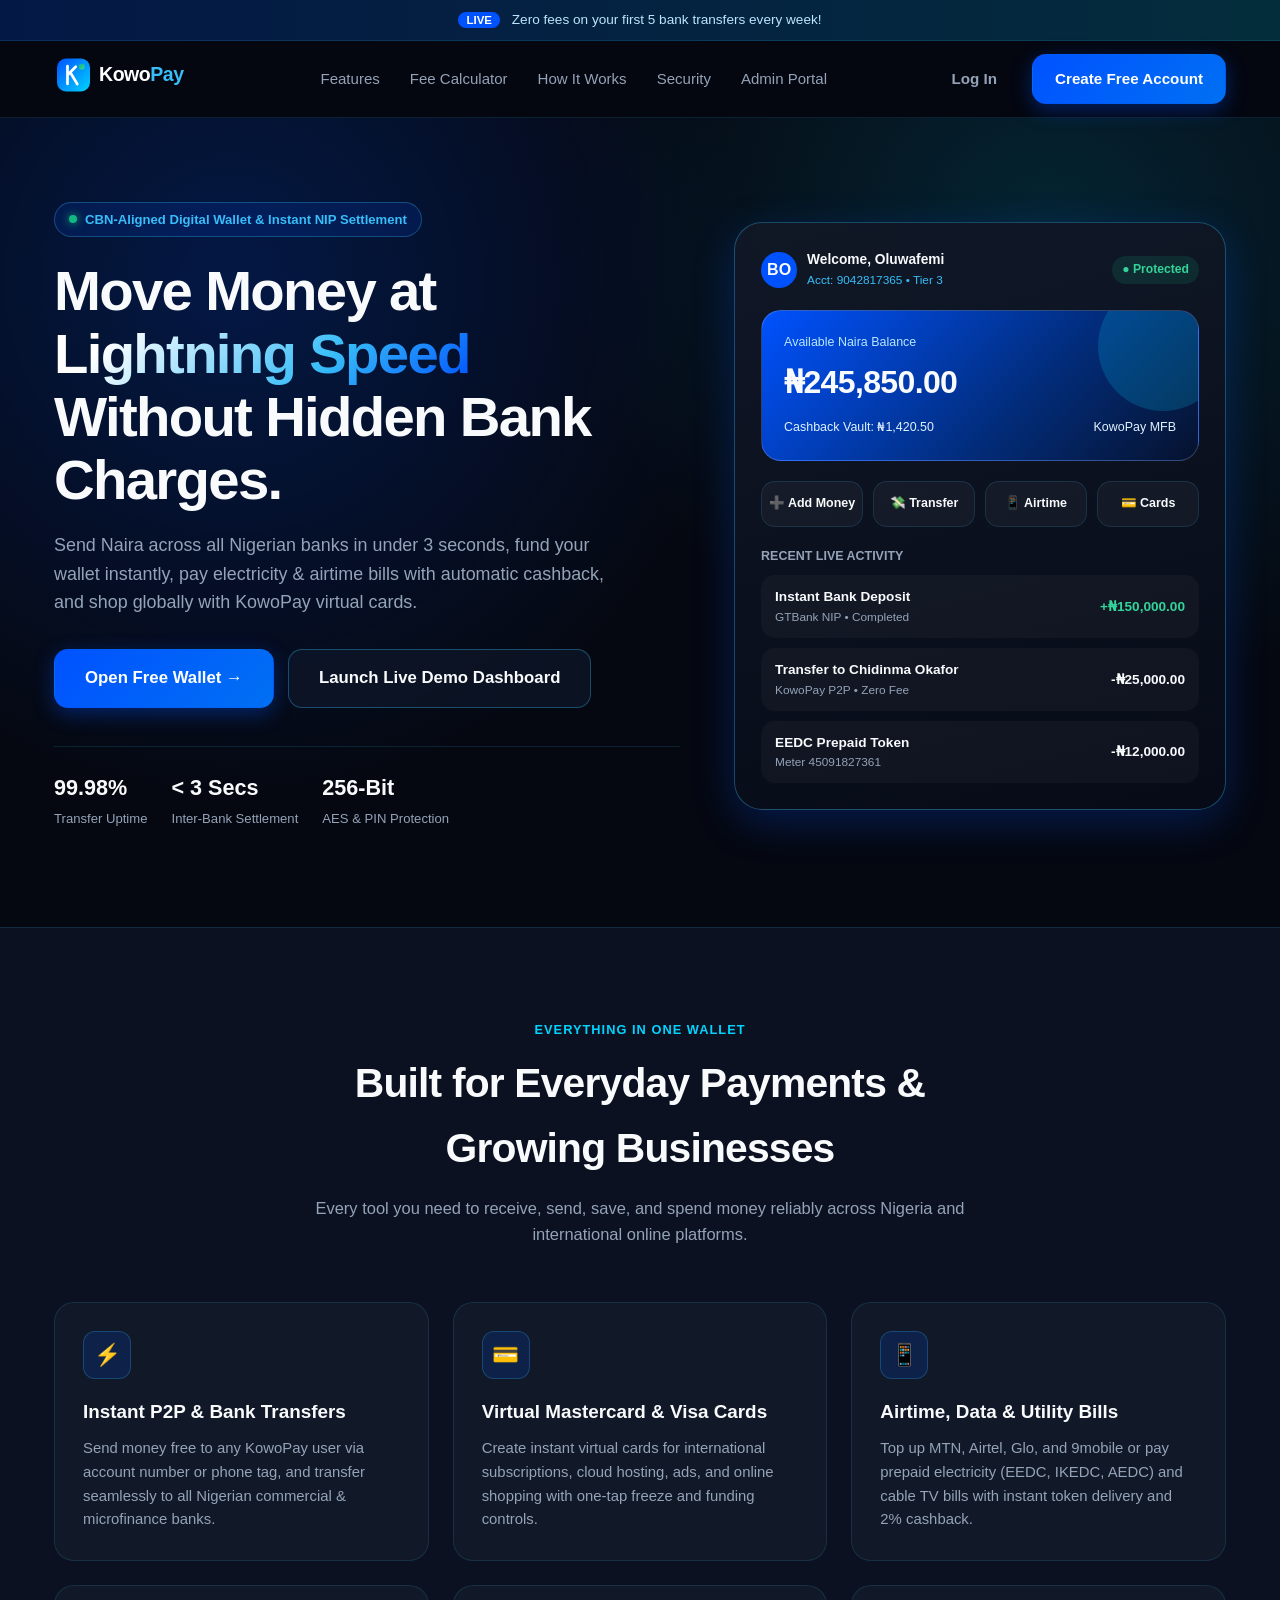
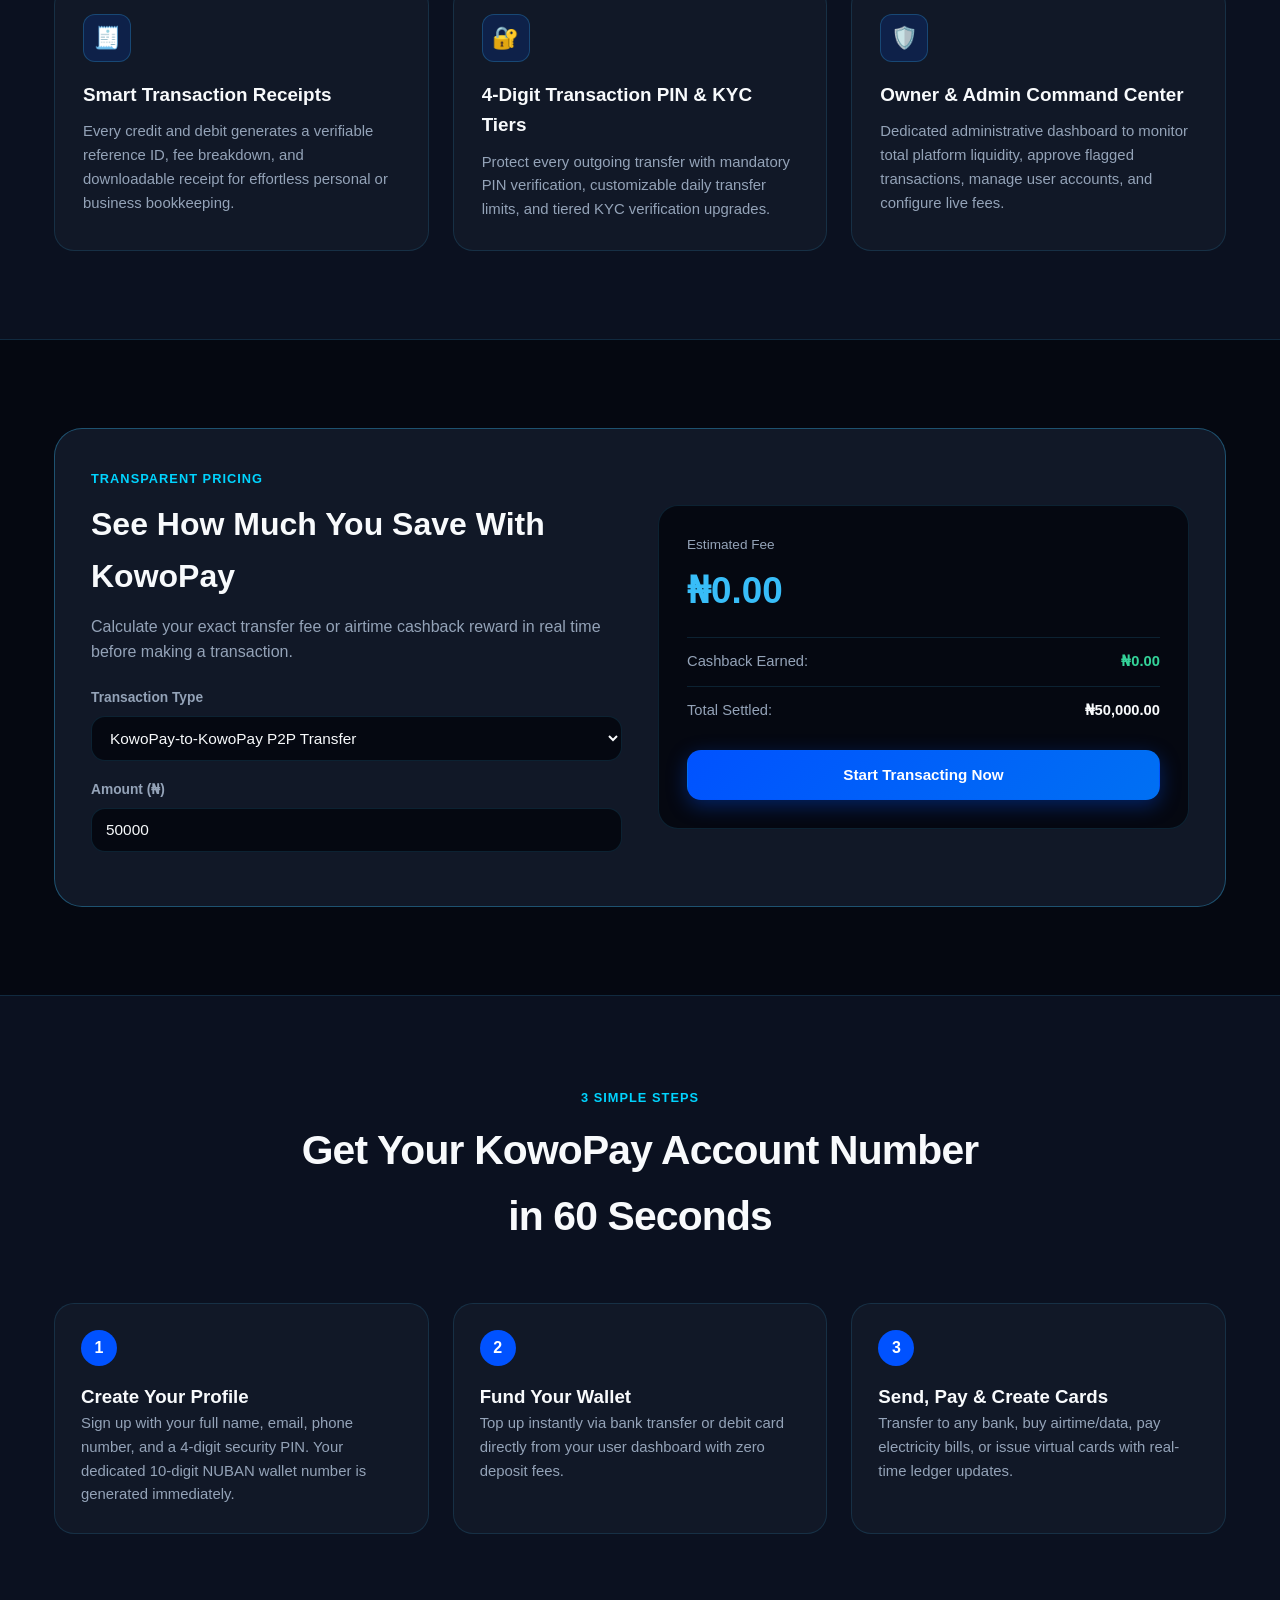
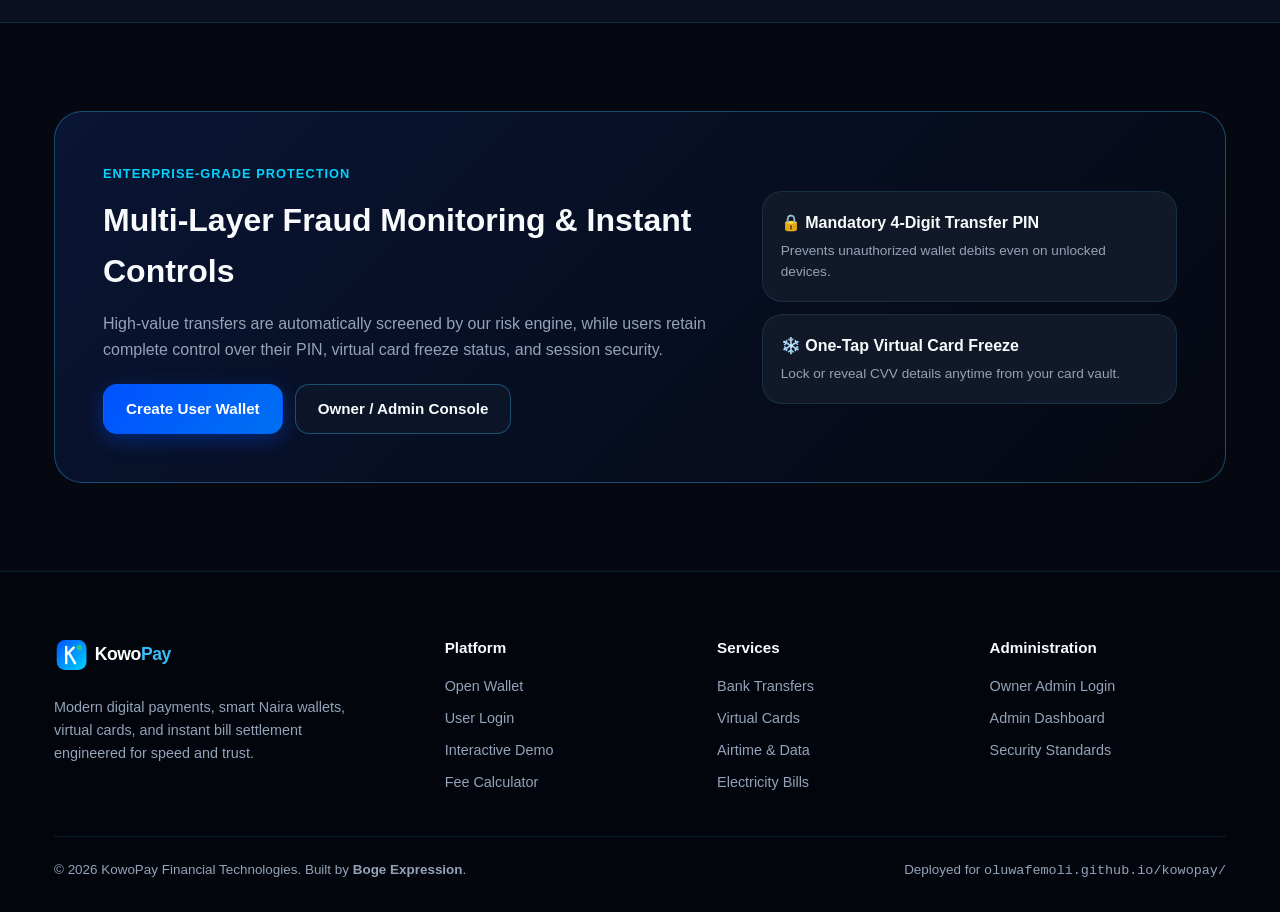
<file: index.html>
<!DOCTYPE html>
<html lang="en">
<head>
  <meta charset="UTF-8" />
  <meta name="viewport" content="width=device-width, initial-scale=1.0" />
  <title>KowoPay — Instant Transfers, Smart Wallets & Virtual Cards</title>
  <link rel="stylesheet" href="styles.css" />
</head>
<body>
  <!-- Live Announcement Banner -->
  <div class="top-ribbon">
    <span class="badge">Live</span>
    <span id="live-announcement">Zero fees on your first 5 bank transfers every week!</span>
  </div>

  <!-- Navigation -->
  <header class="navbar">
    <div class="container nav-inner">
      <a href="index.html" aria-label="KowoPay Home">
        <img src="assets/kowopay-logo.svg" alt="KowoPay Logo" height="42" />
      </a>

      <nav class="nav-links" id="mainNav">
        <a href="#features">Features</a>
        <a href="#calculator">Fee Calculator</a>
        <a href="#how-it-works">How It Works</a>
        <a href="#security">Security</a>
        <a href="owner-admin/login.html">Admin Portal</a>
      </nav>

      <div class="nav-actions">
        <a href="login.html" class="btn btn-ghost">Log In</a>
        <a href="signup.html" class="btn btn-primary">Create Free Account</a>
      </div>

      <button class="mobile-menu-btn" onclick="document.getElementById('mainNav').classList.toggle('mobile-open')">☰ Menu</button>
    </div>
  </header>

  <!-- Hero Section -->
  <section class="hero">
    <div class="container hero-grid">
      <div>
        <div class="hero-pill">
          <span class="dot"></span>
          <span>CBN-Aligned Digital Wallet & Instant NIP Settlement</span>
        </div>
        <h1>
          Move Money at <span class="gradient-text">Lightning Speed</span> Without Hidden Bank Charges.
        </h1>
        <p class="lead">
          Send Naira across all Nigerian banks in under 3 seconds, fund your wallet instantly, pay electricity & airtime bills with automatic cashback, and shop globally with KowoPay virtual cards.
        </p>
        <div class="hero-cta-group">
          <a href="signup.html" class="btn btn-primary btn-lg">Open Free Wallet →</a>
          <a href="login.html?demo=1" class="btn btn-outline btn-lg">Launch Live Demo Dashboard</a>
        </div>

        <div class="hero-trust-row">
          <div class="trust-item">
            <strong>99.98%</strong>
            <span>Transfer Uptime</span>
          </div>
          <div class="trust-item">
            <strong>&lt; 3 Secs</strong>
            <span>Inter-Bank Settlement</span>
          </div>
          <div class="trust-item">
            <strong>256-Bit</strong>
            <span>AES & PIN Protection</span>
          </div>
        </div>
      </div>

      <!-- Interactive App Preview Card -->
      <div class="hero-mockup">
        <div class="mockup-header">
          <div style="display:flex;align-items:center;gap:10px;">
            <div style="width:36px;height:36px;border-radius:50%;background:#0052FF;display:flex;align-items:center;justify-content:center;font-weight:700;">BO</div>
            <div>
              <div style="font-size:0.86rem;font-weight:700;">Welcome, Oluwafemi</div>
              <div style="font-size:0.74rem;color:#38BDF8;">Acct: 9042817365 • Tier 3</div>
            </div>
          </div>
          <span class="status-badge status-active">● Protected</span>
        </div>

        <div class="mockup-wallet-card">
          <div style="font-size:0.78rem;color:#BAE6FD;margin-bottom:4px;">Available Naira Balance</div>
          <div style="font-size:2rem;font-weight:800;letter-spacing:-0.02em;margin-bottom:10px;">₦245,850.00</div>
          <div style="display:flex;justify-content:space-between;font-size:0.78rem;color:#E0F2FE;">
            <span>Cashback Vault: ₦1,420.50</span>
            <span>KowoPay MFB</span>
          </div>
        </div>

        <div class="mockup-actions">
          <a href="login.html?demo=1" class="mockup-action-pill">➕ Add Money</a>
          <a href="login.html?demo=1" class="mockup-action-pill">💸 Transfer</a>
          <a href="login.html?demo=1" class="mockup-action-pill">📱 Airtime</a>
          <a href="login.html?demo=1" class="mockup-action-pill">💳 Cards</a>
        </div>

        <div style="font-size:0.78rem;font-weight:700;color:#94A3B8;margin-bottom:8px;text-transform:uppercase;">Recent Live Activity</div>
        <div class="mockup-tx-list">
          <div class="mockup-tx-item">
            <div>
              <div style="font-weight:600;">Instant Bank Deposit</div>
              <div style="font-size:0.74rem;color:#94A3B8;">GTBank NIP • Completed</div>
            </div>
            <div style="color:#34D399;font-weight:700;">+₦150,000.00</div>
          </div>
          <div class="mockup-tx-item">
            <div>
              <div style="font-weight:600;">Transfer to Chidinma Okafor</div>
              <div style="font-size:0.74rem;color:#94A3B8;">KowoPay P2P • Zero Fee</div>
            </div>
            <div style="color:#F8FAFC;font-weight:700;">-₦25,000.00</div>
          </div>
          <div class="mockup-tx-item">
            <div>
              <div style="font-weight:600;">EEDC Prepaid Token</div>
              <div style="font-size:0.74rem;color:#94A3B8;">Meter 45091827361</div>
            </div>
            <div style="color:#F8FAFC;font-weight:700;">-₦12,000.00</div>
          </div>
        </div>
      </div>
    </div>
  </section>

  <!-- Core Features -->
  <section class="section section-alt" id="features">
    <div class="container">
      <div class="section-header">
        <span class="section-tag">Everything In One Wallet</span>
        <h2>Built for Everyday Payments & Growing Businesses</h2>
        <p>Every tool you need to receive, send, save, and spend money reliably across Nigeria and international online platforms.</p>
      </div>

      <div class="features-grid">
        <div class="feature-card">
          <div class="feature-icon">⚡</div>
          <h3>Instant P2P & Bank Transfers</h3>
          <p>Send money free to any KowoPay user via account number or phone tag, and transfer seamlessly to all Nigerian commercial & microfinance banks.</p>
        </div>
        <div class="feature-card">
          <div class="feature-icon">💳</div>
          <h3>Virtual Mastercard & Visa Cards</h3>
          <p>Create instant virtual cards for international subscriptions, cloud hosting, ads, and online shopping with one-tap freeze and funding controls.</p>
        </div>
        <div class="feature-card">
          <div class="feature-icon">📱</div>
          <h3>Airtime, Data & Utility Bills</h3>
          <p>Top up MTN, Airtel, Glo, and 9mobile or pay prepaid electricity (EEDC, IKEDC, AEDC) and cable TV bills with instant token delivery and 2% cashback.</p>
        </div>
        <div class="feature-card">
          <div class="feature-icon">🧾</div>
          <h3>Smart Transaction Receipts</h3>
          <p>Every credit and debit generates a verifiable reference ID, fee breakdown, and downloadable receipt for effortless personal or business bookkeeping.</p>
        </div>
        <div class="feature-card">
          <div class="feature-icon">🔐</div>
          <h3>4-Digit Transaction PIN & KYC Tiers</h3>
          <p>Protect every outgoing transfer with mandatory PIN verification, customizable daily transfer limits, and tiered KYC verification upgrades.</p>
        </div>
        <div class="feature-card">
          <div class="feature-icon">🛡️</div>
          <h3>Owner & Admin Command Center</h3>
          <p>Dedicated administrative dashboard to monitor total platform liquidity, approve flagged transactions, manage user accounts, and configure live fees.</p>
        </div>
      </div>
    </div>
  </section>

  <!-- Interactive Transfer Fee & Cashback Calculator -->
  <section class="section" id="calculator">
    <div class="container">
      <div class="calc-box">
        <div>
          <span class="section-tag">Transparent Pricing</span>
          <h2 style="font-size:2rem;margin-bottom:12px;">See How Much You Save With KowoPay</h2>
          <p style="color:var(--text-secondary);margin-bottom:22px;">
            Calculate your exact transfer fee or airtime cashback reward in real time before making a transaction.
          </p>
          <div class="form-group">
            <label for="calcType">Transaction Type</label>
            <select id="calcType" class="form-control" onchange="updateFeeCalc()">
              <option value="p2p">KowoPay-to-KowoPay P2P Transfer</option>
              <option value="bank">Other Nigerian Bank Transfer (NIP)</option>
              <option value="airtime">Airtime & Data Top-up (2% Cashback)</option>
            </select>
          </div>
          <div class="form-group">
            <label for="calcAmount">Amount (₦)</label>
            <input type="number" id="calcAmount" class="form-control" value="50000" min="100" oninput="updateFeeCalc()" />
          </div>
        </div>

        <div style="background:var(--bg-obsidian);border:1px solid var(--border-subtle);border-radius:var(--radius-lg);padding:28px;">
          <div style="font-size:0.85rem;color:var(--text-secondary);margin-bottom:6px;">Estimated Fee</div>
          <div id="calcFeeDisplay" style="font-size:2.3rem;font-weight:800;color:#38BDF8;margin-bottom:16px;">₦0.00</div>
          <div style="display:flex;justify-content:space-between;padding:12px 0;border-top:1px solid var(--border-subtle);font-size:0.92rem;">
            <span style="color:var(--text-secondary);">Cashback Earned:</span>
            <strong id="calcCashbackDisplay" style="color:#34D399;">₦0.00</strong>
          </div>
          <div style="display:flex;justify-content:space-between;padding:12px 0;border-top:1px solid var(--border-subtle);font-size:0.92rem;">
            <span style="color:var(--text-secondary);">Total Settled:</span>
            <strong id="calcTotalDisplay">₦50,000.00</strong>
          </div>
          <a href="signup.html" class="btn btn-primary btn-block" style="margin-top:16px;">Start Transacting Now</a>
        </div>
      </div>
    </div>
  </section>

  <!-- How It Works -->
  <section class="section section-alt" id="how-it-works">
    <div class="container">
      <div class="section-header">
        <span class="section-tag">3 Simple Steps</span>
        <h2>Get Your KowoPay Account Number in 60 Seconds</h2>
      </div>
      <div class="steps-grid">
        <div class="step-card">
          <div class="step-num">1</div>
          <h3>Create Your Profile</h3>
          <p style="color:var(--text-secondary);font-size:0.93rem;">Sign up with your full name, email, phone number, and a 4-digit security PIN. Your dedicated 10-digit NUBAN wallet number is generated immediately.</p>
        </div>
        <div class="step-card">
          <div class="step-num">2</div>
          <h3>Fund Your Wallet</h3>
          <p style="color:var(--text-secondary);font-size:0.93rem;">Top up instantly via bank transfer or debit card directly from your user dashboard with zero deposit fees.</p>
        </div>
        <div class="step-card">
          <div class="step-num">3</div>
          <h3>Send, Pay & Create Cards</h3>
          <p style="color:var(--text-secondary);font-size:0.93rem;">Transfer to any bank, buy airtime/data, pay electricity bills, or issue virtual cards with real-time ledger updates.</p>
        </div>
      </div>
    </div>
  </section>

  <!-- Security & Governance -->
  <section class="section" id="security">
    <div class="container">
      <div class="security-banner">
        <div>
          <span class="section-tag">Enterprise-Grade Protection</span>
          <h2 style="font-size:2rem;margin-bottom:14px;">Multi-Layer Fraud Monitoring & Instant Controls</h2>
          <p style="color:var(--text-secondary);margin-bottom:22px;">
            High-value transfers are automatically screened by our risk engine, while users retain complete control over their PIN, virtual card freeze status, and session security.
          </p>
          <div style="display:flex;gap:12px;flex-wrap:wrap;">
            <a href="signup.html" class="btn btn-primary">Create User Wallet</a>
            <a href="owner-admin/login.html" class="btn btn-outline">Owner / Admin Console</a>
          </div>
        </div>
        <div style="display:flex;flex-direction:column;gap:12px;">
          <div class="feature-card" style="padding:18px;">
            <strong>🔒 Mandatory 4-Digit Transfer PIN</strong>
            <p style="font-size:0.85rem;margin-top:4px;">Prevents unauthorized wallet debits even on unlocked devices.</p>
          </div>
          <div class="feature-card" style="padding:18px;">
            <strong>❄️ One-Tap Virtual Card Freeze</strong>
            <p style="font-size:0.85rem;margin-top:4px;">Lock or reveal CVV details anytime from your card vault.</p>
          </div>
        </div>
      </div>
    </div>
  </section>

  <!-- Footer -->
  <footer class="footer">
    <div class="container">
      <div class="footer-grid">
        <div>
          <img src="assets/kowopay-logo.svg" alt="KowoPay" height="38" style="margin-bottom:14px;" />
          <p style="font-size:0.9rem;max-width:300px;">
            Modern digital payments, smart Naira wallets, virtual cards, and instant bill settlement engineered for speed and trust.
          </p>
        </div>
        <div>
          <h4>Platform</h4>
          <ul>
            <li><a href="signup.html">Open Wallet</a></li>
            <li><a href="login.html">User Login</a></li>
            <li><a href="login.html?demo=1">Interactive Demo</a></li>
            <li><a href="#calculator">Fee Calculator</a></li>
          </ul>
        </div>
        <div>
          <h4>Services</h4>
          <ul>
            <li><a href="#features">Bank Transfers</a></li>
            <li><a href="#features">Virtual Cards</a></li>
            <li><a href="#features">Airtime & Data</a></li>
            <li><a href="#features">Electricity Bills</a></li>
          </ul>
        </div>
        <div>
          <h4>Administration</h4>
          <ul>
            <li><a href="owner-admin/login.html">Owner Admin Login</a></li>
            <li><a href="owner-admin/index.html">Admin Dashboard</a></li>
            <li><a href="#security">Security Standards</a></li>
          </ul>
        </div>
      </div>
      <div class="footer-bottom">
        <span>© 2026 KowoPay Financial Technologies. Built by <strong>Boge Expression</strong>.</span>
        <span>Deployed for <code>oluwafemoli.github.io/kowopay/</code></span>
      </div>
    </div>
  </footer>

  <script src="config.js"></script>
  <script>
    (function () {
      const settings = window.KowoStore.getSettings();
      if (settings && settings.announcement) {
        document.getElementById("live-announcement").textContent = settings.announcement;
      }
    })();

    function updateFeeCalc() {
      const type = document.getElementById("calcType").value;
      const amount = Math.max(0, Number(document.getElementById("calcAmount").value) || 0);
      const settings = window.KowoStore.getSettings();
      let fee = 0;
      let cashback = 0;

      if (type === "bank") {
        fee = Number(settings.transferFeeFlat ?? 10);
      } else if (type === "airtime") {
        cashback = amount * ((Number(settings.airtimeCashbackPercent ?? 2)) / 100);
      }

      document.getElementById("calcFeeDisplay").textContent = window.KowoStore.formatMoney(fee);
      document.getElementById("calcCashbackDisplay").textContent = window.KowoStore.formatMoney(cashback);
      document.getElementById("calcTotalDisplay").textContent = window.KowoStore.formatMoney(amount + fee);
    }
  </script>
</body>
</html>
</file>
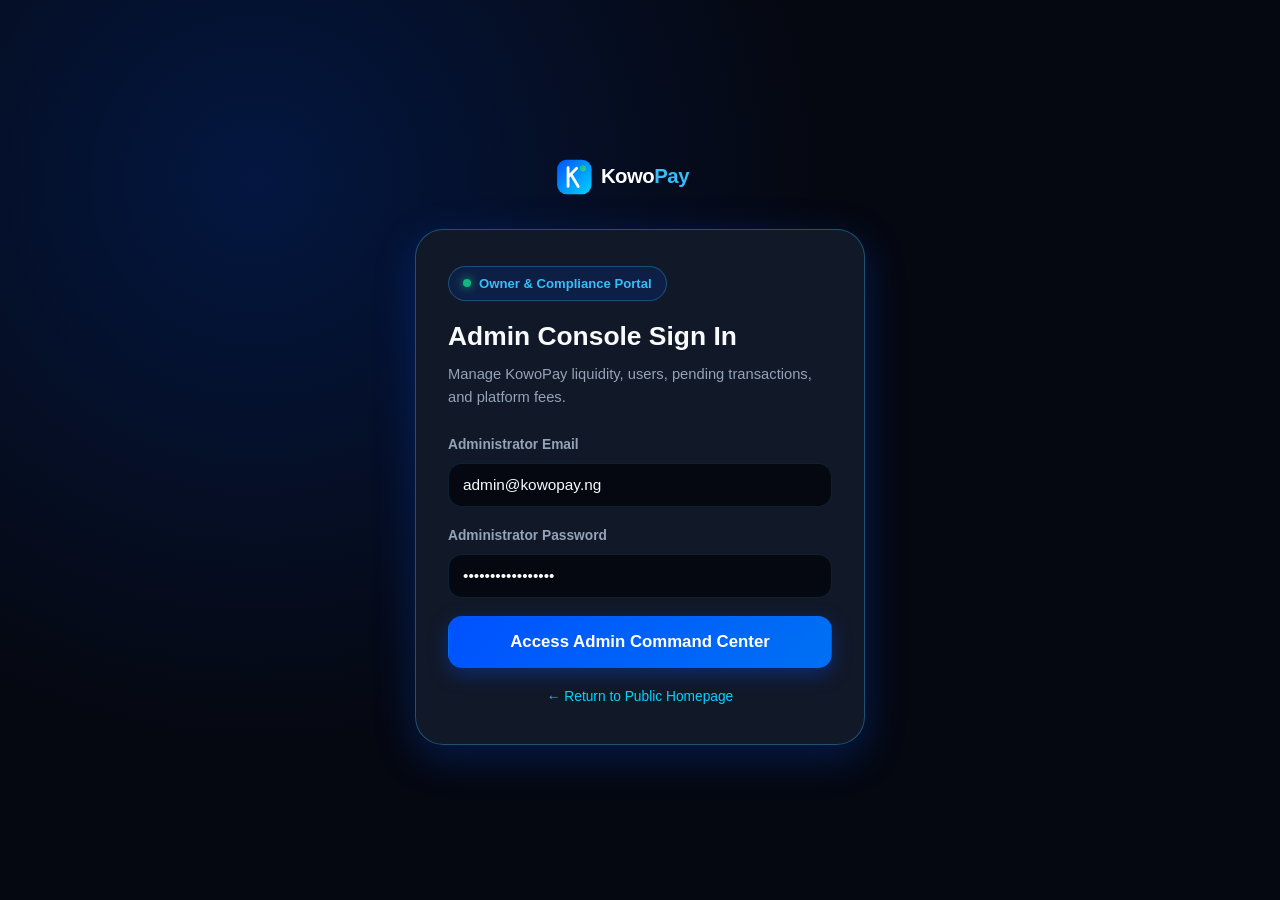
<file: owner-admin/index.html>
<!DOCTYPE html>
<html lang="en">
<head>
  <meta charset="UTF-8" />
  <meta name="viewport" content="width=device-width, initial-scale=1.0" />
  <title>Owner Admin Portal — KowoPay</title>
  <link rel="stylesheet" href="../styles.css" />
</head>
<body>
  <div class="app-shell">
    <aside class="sidebar">
      <div>
        <a href="../index.html">
          <img src="../assets/kowopay-logo.svg" alt="KowoPay" height="38" />
        </a>
        <div style="margin-top:10px;font-size:0.75rem;color:#38BDF8;font-weight:700;letter-spacing:0.06em;">OWNER ADMIN PORTAL</div>

        <nav class="sidebar-nav">
          <button class="sidebar-link active" data-admin-tab="overview">📊 Platform Overview</button>
          <button class="sidebar-link" data-admin-tab="users">👥 User & Wallet Management</button>
          <button class="sidebar-link" data-admin-tab="transactions">🧾 Transaction Approvals</button>
          <button class="sidebar-link" data-admin-tab="settings">⚙️ Fees & System Controls</button>
        </nav>
      </div>

      <div style="border-top:1px solid var(--border-subtle);padding-top:16px;">
        <a href="../index.html" class="sidebar-link">← Public Website</a>
        <button id="adminLogoutBtn" class="sidebar-link" style="color:#F87171;">🚪 Admin Sign Out</button>
      </div>
    </aside>

    <main class="main-workspace">
      <div class="topbar">
        <div>
          <h1 style="font-size:1.5rem;">KowoPay Owner Command Center</h1>
          <p style="font-size:0.86rem;color:var(--text-secondary);">Real-time ledger supervision, user KYC & fee configuration</p>
        </div>
        <span class="status-badge status-active">● System Operational</span>
      </div>

      <div id="adminAlert" class="alert"></div>

      <!-- ADMIN OVERVIEW -->
      <section class="admin-tab" id="admin-tab-overview">
        <div class="stats-grid">
          <div class="stat-card">
            <div class="label">Total Platform Wallet Liquidity</div>
            <div class="value" id="adminTotalLiquidity" style="color:#38BDF8;">₦0.00</div>
          </div>
          <div class="stat-card">
            <div class="label">Registered Wallets</div>
            <div class="value" id="adminTotalUsers">0</div>
          </div>
          <div class="stat-card">
            <div class="label">Total Transaction Volume</div>
            <div class="value" id="adminTxVolume">₦0.00</div>
          </div>
          <div class="stat-card">
            <div class="label">Pending Compliance Reviews</div>
            <div class="value" id="adminPendingCount" style="color:#FBBF24;">0</div>
          </div>
        </div>

        <div class="panel-card">
          <div class="panel-header">
            <h3>Flagged / Pending High-Value Transactions</h3>
          </div>
          <div class="table-wrap">
            <table>
              <thead>
                <tr>
                  <th>Ref</th>
                  <th>User</th>
                  <th>Details</th>
                  <th>Amount</th>
                  <th>Status</th>
                  <th>Action</th>
                </tr>
              </thead>
              <tbody id="adminPendingTxBody"></tbody>
            </table>
          </div>
        </div>
      </section>

      <!-- USERS MANAGEMENT -->
      <section class="admin-tab" id="admin-tab-users" style="display:none;">
        <div class="panel-card">
          <div class="panel-header">
            <h3>Registered User Accounts</h3>
          </div>
          <div class="table-wrap">
            <table>
              <thead>
                <tr>
                  <th>User ID</th>
                  <th>Full Name & Email</th>
                  <th>NUBAN</th>
                  <th>Balance</th>
                  <th>KYC</th>
                  <th>Status</th>
                  <th>Controls</th>
                </tr>
              </thead>
              <tbody id="adminUsersBody"></tbody>
            </table>
          </div>
        </div>
      </section>

      <!-- ALL TRANSACTIONS -->
      <section class="admin-tab" id="admin-tab-transactions" style="display:none;">
        <div class="panel-card">
          <div class="panel-header">
            <h3>All Platform Ledger Entries</h3>
          </div>
          <div class="table-wrap">
            <table>
              <thead>
                <tr>
                  <th>Date</th>
                  <th>Reference</th>
                  <th>User</th>
                  <th>Title</th>
                  <th>Amount</th>
                  <th>Status</th>
                  <th>Compliance</th>
                </tr>
              </thead>
              <tbody id="adminAllTxBody"></tbody>
            </table>
          </div>
        </div>
      </section>

      <!-- PLATFORM SETTINGS -->
      <section class="admin-tab" id="admin-tab-settings" style="display:none;">
        <div class="panel-card" style="max-width:600px;">
          <h3 style="margin-bottom:18px;">Platform Fee & Banner Settings</h3>
          <form id="adminSettingsForm">
            <div class="form-group">
              <label for="setTransferFee">Flat Inter-Bank Transfer Fee (₦)</label>
              <input type="number" id="setTransferFee" class="form-control" min="0" required />
            </div>
            <div class="form-group">
              <label for="setCardFee">Virtual Card Issuance Fee (₦)</label>
              <input type="number" id="setCardFee" class="form-control" min="0" required />
            </div>
            <div class="form-group">
              <label for="setCashback">Airtime/Bills Cashback (%)</label>
              <input type="number" step="0.1" id="setCashback" class="form-control" min="0" required />
            </div>
            <div class="form-group">
              <label for="setAnnouncement">Homepage Live Announcement Ribbon</label>
              <input type="text" id="setAnnouncement" class="form-control" required />
            </div>
            <div class="form-group">
              <label for="setMaintenance">Platform Maintenance Mode</label>
              <select id="setMaintenance" class="form-control">
                <option value="false">Disabled (Normal Public Access)</option>
                <option value="true">Enabled (Pause User Logins)</option>
              </select>
            </div>
            <button type="submit" class="btn btn-primary">Save Platform Settings</button>
          </form>
        </div>
      </section>
    </main>
  </div>

  <script src="../config.js"></script>
  <script src="admin.js"></script>
</body>
</html>
</file>
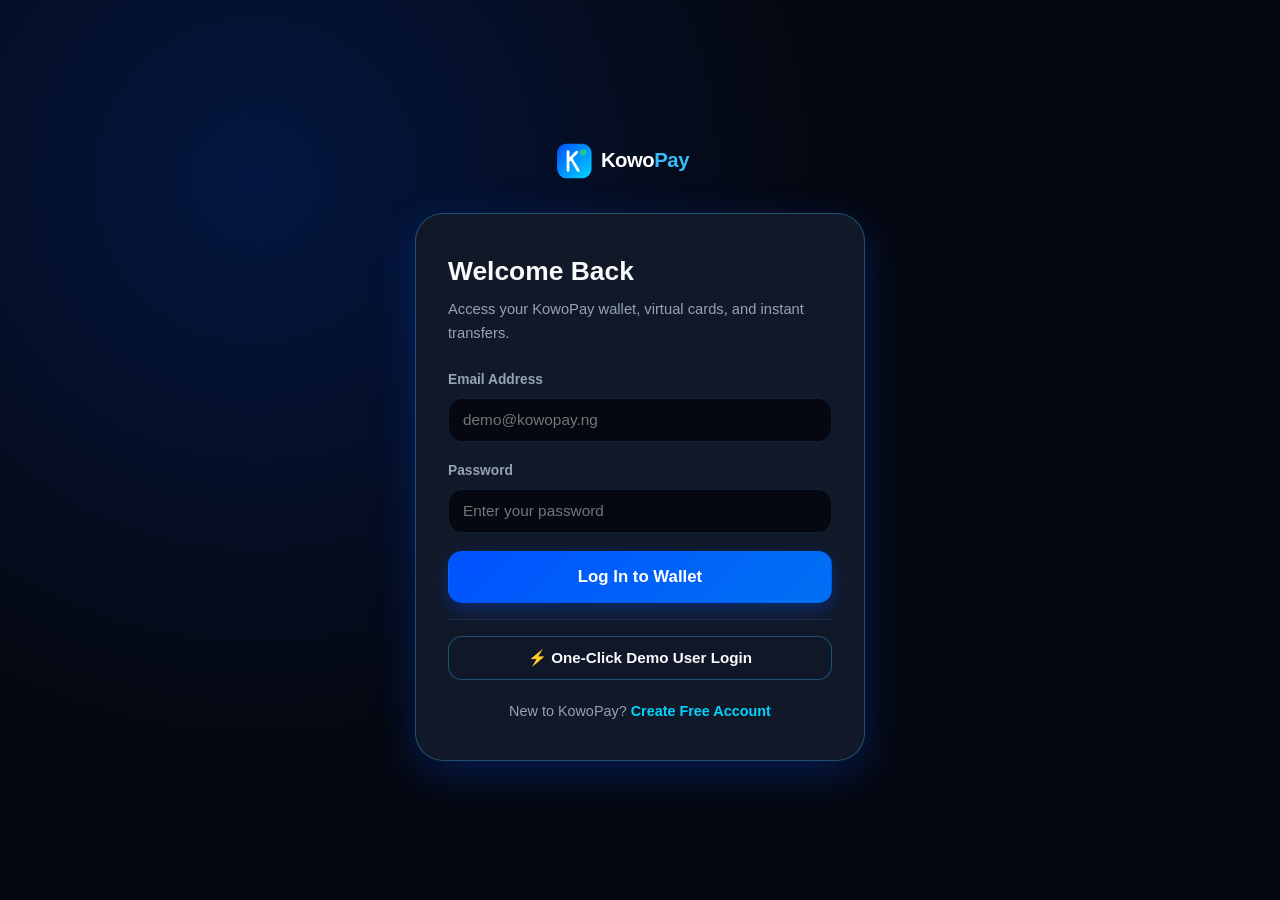
<file: dashboard.html>
<!DOCTYPE html>
<html lang="en">
<head>
  <meta charset="UTF-8" />
  <meta name="viewport" content="width=device-width, initial-scale=1.0" />
  <title>User Dashboard — KowoPay</title>
  <link rel="stylesheet" href="styles.css" />
</head>
<body>
  <div class="app-shell">
    <!-- Sidebar -->
    <aside class="sidebar">
      <div>
        <a href="index.html">
          <img src="assets/kowopay-logo.svg" alt="KowoPay" height="38" />
        </a>

        <nav class="sidebar-nav">
          <button class="sidebar-link active" data-tab="overview">🏠 Wallet Overview</button>
          <button class="sidebar-link" data-tab="transfers">💸 Send & Fund Money</button>
          <button class="sidebar-link" data-tab="bills">📱 Airtime, Data & Bills</button>
          <button class="sidebar-link" data-tab="cards">💳 Virtual Cards</button>
          <button class="sidebar-link" data-tab="history">🧾 Transaction History</button>
          <button class="sidebar-link" data-tab="settings">⚙️ Profile & Security PIN</button>
        </nav>
      </div>

      <div style="border-top:1px solid var(--border-subtle);padding-top:16px;">
        <a href="index.html" class="sidebar-link">← Back to Homepage</a>
        <button id="logoutBtn" class="sidebar-link" style="color:#F87171;">🚪 Sign Out</button>
      </div>
    </aside>

    <!-- Main Workspace -->
    <main class="main-workspace">
      <div class="topbar">
        <div>
          <h1 id="welcomeHeading" style="font-size:1.5rem;">Welcome back</h1>
          <p id="accountSubline" style="font-size:0.86rem;color:var(--text-secondary);">Account: —</p>
        </div>
        <div style="display:flex;gap:10px;align-items:center;">
          <span id="kycBadge" class="status-badge status-active">Tier 1</span>
          <button class="btn btn-primary btn-sm" onclick="openModal('fundModal')">+ Fund Wallet</button>
        </div>
      </div>

      <div id="dashAlert" class="alert"></div>

      <!-- TAB 1: OVERVIEW -->
      <section class="tab-view" id="tab-overview">
        <div class="stats-grid">
          <div class="stat-card" style="background:linear-gradient(135deg,#0052FF 0%,#061844 100%);border-color:rgba(56,189,248,0.4);">
            <div class="label" style="color:#BAE6FD;">Available Wallet Balance</div>
            <div class="value" id="walletBalanceVal">₦0.00</div>
            <div style="font-size:0.78rem;color:#E0F2FE;margin-top:6px;" id="nubanCopyLine">NUBAN: —</div>
          </div>

          <div class="stat-card">
            <div class="label">Cashback Rewards Vault</div>
            <div class="value" id="cashbackBalanceVal" style="color:#34D399;">₦0.00</div>
            <button class="btn btn-outline btn-sm" style="margin-top:8px;" onclick="redeemCashback()">Redeem to Wallet</button>
          </div>

          <div class="stat-card">
            <div class="label">Total Outgoing Spend</div>
            <div class="value" id="totalSpendVal">₦0.00</div>
            <div style="font-size:0.78rem;color:var(--text-secondary);margin-top:6px;">All settled debits</div>
          </div>
        </div>

        <h3 style="margin-bottom:14px;font-size:1.05rem;">Quick Actions</h3>
        <div class="quick-grid">
          <div class="quick-tile" onclick="openModal('fundModal')">
            <div style="font-size:1.5rem;margin-bottom:6px;">➕</div>
            <strong>Fund Wallet</strong>
          </div>
          <div class="quick-tile" onclick="switchTab('transfers')">
            <div style="font-size:1.5rem;margin-bottom:6px;">🏦</div>
            <strong>Bank Transfer</strong>
          </div>
          <div class="quick-tile" onclick="switchTab('bills')">
            <div style="font-size:1.5rem;margin-bottom:6px;">📶</div>
            <strong>Buy Airtime/Data</strong>
          </div>
          <div class="quick-tile" onclick="switchTab('bills')">
            <div style="font-size:1.5rem;margin-bottom:6px;">⚡</div>
            <strong>Pay Electricity</strong>
          </div>
          <div class="quick-tile" onclick="switchTab('cards')">
            <div style="font-size:1.5rem;margin-bottom:6px;">💳</div>
            <strong>Virtual Card</strong>
          </div>
        </div>

        <div class="panel-card">
          <div class="panel-header">
            <h3>Recent Transactions</h3>
            <button class="btn btn-ghost btn-sm" onclick="switchTab('history')">View All →</button>
          </div>
          <div class="table-wrap">
            <table>
              <thead>
                <tr>
                  <th>Reference</th>
                  <th>Description</th>
                  <th>Category</th>
                  <th>Amount</th>
                  <th>Status</th>
                  <th>Receipt</th>
                </tr>
              </thead>
              <tbody id="recentTxBody"></tbody>
            </table>
          </div>
        </div>
      </section>

      <!-- TAB 2: TRANSFERS -->
      <section class="tab-view" id="tab-transfers" style="display:none;">
        <div class="panel-card" style="max-width:620px;">
          <div class="panel-header">
            <h3>Send Money (KowoPay P2P & Nigerian Banks)</h3>
          </div>
          <form id="transferForm">
            <div class="form-group">
              <label for="txDestinationType">Destination Type</label>
              <select id="txDestinationType" class="form-control">
                <option value="kowopay">KowoPay Wallet (Instant & Zero Fee)</option>
                <option value="bank">Other Nigerian Bank (NIP Instant)</option>
              </select>
            </div>

            <div class="form-group" id="bankSelectGroup" style="display:none;">
              <label for="recipientBank">Select Recipient Bank</label>
              <select id="recipientBank" class="form-control">
                <option value="GTBank">Guaranty Trust Bank (GTBank)</option>
                <option value="Access Bank">Access Bank</option>
                <option value="Zenith Bank">Zenith Bank</option>
                <option value="First Bank">First Bank of Nigeria</option>
                <option value="UBA">United Bank for Africa (UBA)</option>
                <option value="OPay">OPay Digital Services</option>
                <option value="Moniepoint">Moniepoint MFB</option>
              </select>
            </div>

            <div class="form-group">
              <label for="recipientAcct">Recipient Account Number (10 Digits)</label>
              <input type="text" id="recipientAcct" class="form-control" placeholder="e.g. 9048192044" maxlength="10" required />
            </div>

            <div class="form-group">
              <label for="recipientName">Recipient Name</label>
              <input type="text" id="recipientName" class="form-control" placeholder="Enter beneficiary full name" required />
            </div>

            <div class="form-group">
              <label for="transferAmount">Amount (₦)</label>
              <input type="number" id="transferAmount" class="form-control" placeholder="e.g. 15000" min="100" required />
            </div>

            <div class="form-group">
              <label for="transferNote">Narration (Optional)</label>
              <input type="text" id="transferNote" class="form-control" placeholder="What is this transfer for?" />
            </div>

            <div class="form-group">
              <label for="transferPin">Your 4-Digit Security PIN</label>
              <input type="password" id="transferPin" class="form-control" maxlength="4" placeholder="••••" required />
            </div>

            <button type="submit" class="btn btn-primary btn-block btn-lg">Authorize & Send Money</button>
          </form>
        </div>
      </section>

      <!-- TAB 3: AIRTIME, DATA & BILLS -->
      <section class="tab-view" id="tab-bills" style="display:none;">
        <div class="panel-card" style="max-width:620px;">
          <div class="panel-header">
            <h3>Airtime, Data & Utility Bills (2% Instant Cashback)</h3>
          </div>
          <form id="billsForm">
            <div class="form-group">
              <label for="billService">Service Category</label>
              <select id="billService" class="form-control">
                <option value="Airtime Top-Up">Mobile Airtime Top-Up</option>
                <option value="Data Bundle">Mobile Data Bundle</option>
                <option value="Electricity Prepaid">Electricity Prepaid Token (EEDC / IKEDC / AEDC)</option>
                <option value="Cable TV">Cable TV Subscription (DStv / GOtv / Startimes)</option>
              </select>
            </div>

            <div class="form-group">
              <label for="billProvider">Network / Provider</label>
              <select id="billProvider" class="form-control">
                <option value="MTN Nigeria">MTN Nigeria</option>
                <option value="Airtel Nigeria">Airtel Nigeria</option>
                <option value="Glo Mobile">Glo Mobile</option>
                <option value="9mobile">9mobile</option>
                <option value="EEDC Enugu">Enugu Electricity (EEDC)</option>
                <option value="IKEDC Ikeja">Ikeja Electric (IKEDC)</option>
                <option value="DStv Compact">DStv / GOtv</option>
              </select>
            </div>

            <div class="form-group">
              <label for="billTarget">Phone Number / Meter Number / Smartcard ID</label>
              <input type="text" id="billTarget" class="form-control" placeholder="e.g. 08031234567 or Meter Number" required />
            </div>

            <div class="form-group">
              <label for="billAmount">Amount (₦)</label>
              <input type="number" id="billAmount" class="form-control" placeholder="e.g. 2000" min="50" required />
            </div>

            <div class="form-group">
              <label for="billPin">Your 4-Digit Security PIN</label>
              <input type="password" id="billPin" class="form-control" maxlength="4" placeholder="••••" required />
            </div>

            <button type="submit" class="btn btn-primary btn-block btn-lg">Pay Bill Instantly</button>
          </form>
        </div>
      </section>

      <!-- TAB 4: VIRTUAL CARDS -->
      <section class="tab-view" id="tab-cards" style="display:none;">
        <div class="panel-header">
          <h3>My Virtual Cards</h3>
          <button class="btn btn-primary btn-sm" onclick="createNewVirtualCard()">+ Issue New Virtual Card (₦1,500 Fee)</button>
        </div>
        <div id="cardsContainer" class="features-grid"></div>
      </section>

      <!-- TAB 5: FULL HISTORY -->
      <section class="tab-view" id="tab-history" style="display:none;">
        <div class="panel-card">
          <div class="panel-header">
            <h3>Complete Ledger & Receipts</h3>
            <input type="text" id="txSearchInput" class="form-control" style="max-width:260px;" placeholder="Search reference or title..." oninput="renderDashboard()" />
          </div>
          <div class="table-wrap">
            <table>
              <thead>
                <tr>
                  <th>Date</th>
                  <th>Reference</th>
                  <th>Title / Counterparty</th>
                  <th>Category</th>
                  <th>Amount</th>
                  <th>Status</th>
                  <th>Receipt</th>
                </tr>
              </thead>
              <tbody id="fullTxBody"></tbody>
            </table>
          </div>
        </div>
      </section>

      <!-- TAB 6: PROFILE & SECURITY -->
      <section class="tab-view" id="tab-settings" style="display:none;">
        <div class="panel-card" style="max-width:600px;">
          <h3 style="margin-bottom:16px;">Account Profile & KYC Status</h3>
          <div id="profileSummaryBox" style="margin-bottom:22px;line-height:1.9;color:var(--text-secondary);"></div>

          <button class="btn btn-outline btn-sm" onclick="upgradeKycTier()" style="margin-bottom:26px;">Upgrade KYC Tier</button>

          <h4 style="margin-bottom:12px;border-top:1px solid var(--border-subtle);padding-top:18px;">Change 4-Digit Transaction PIN</h4>
          <form id="pinChangeForm">
            <div class="form-group">
              <label for="oldPin">Current PIN</label>
              <input type="password" id="oldPin" class="form-control" maxlength="4" required />
            </div>
            <div class="form-group">
              <label for="newPin">New 4-Digit PIN</label>
              <input type="password" id="newPin" class="form-control" maxlength="4" pattern="\d{4}" required />
            </div>
            <button type="submit" class="btn btn-primary">Update Security PIN</button>
          </form>
        </div>
      </section>
    </main>
  </div>

  <!-- Fund Wallet Modal -->
  <div class="modal-backdrop" id="fundModal">
    <div class="modal-box">
      <div class="panel-header">
        <h3>Fund KowoPay Wallet</h3>
        <button class="btn btn-ghost btn-sm" onclick="closeModal('fundModal')">✕</button>
      </div>
      <form id="fundWalletForm">
        <div class="form-group">
          <label for="fundMethod">Funding Method</label>
          <select id="fundMethod" class="form-control">
            <option value="Instant Bank Transfer (NIP)">Instant Bank Transfer (NIP)</option>
            <option value="Debit Card Top-up">Debit Card Top-up (Paystack/Flutterwave Rail)</option>
            <option value="USSD Deposit">USSD Deposit (*737# / *901#)</option>
          </select>
        </div>
        <div class="form-group">
          <label for="fundAmount">Deposit Amount (₦)</label>
          <input type="number" id="fundAmount" class="form-control" placeholder="e.g. 25000" min="500" required />
        </div>
        <button type="submit" class="btn btn-primary btn-block">Credit Wallet Instantly</button>
      </form>
    </div>
  </div>

  <!-- Receipt Modal -->
  <div class="modal-backdrop" id="receiptModal">
    <div class="modal-box">
      <div class="panel-header">
        <h3>KowoPay Transaction Receipt</h3>
        <button class="btn btn-ghost btn-sm" onclick="closeModal('receiptModal')">✕</button>
      </div>
      <div id="receiptContent" style="font-size:0.92rem;line-height:1.8;"></div>
      <button class="btn btn-primary btn-block" style="margin-top:18px;" onclick="window.print()">Print / Save Receipt PDF</button>
    </div>
  </div>

  <script src="config.js"></script>
  <script src="dashboard.js"></script>
</body>
</html>
</file>
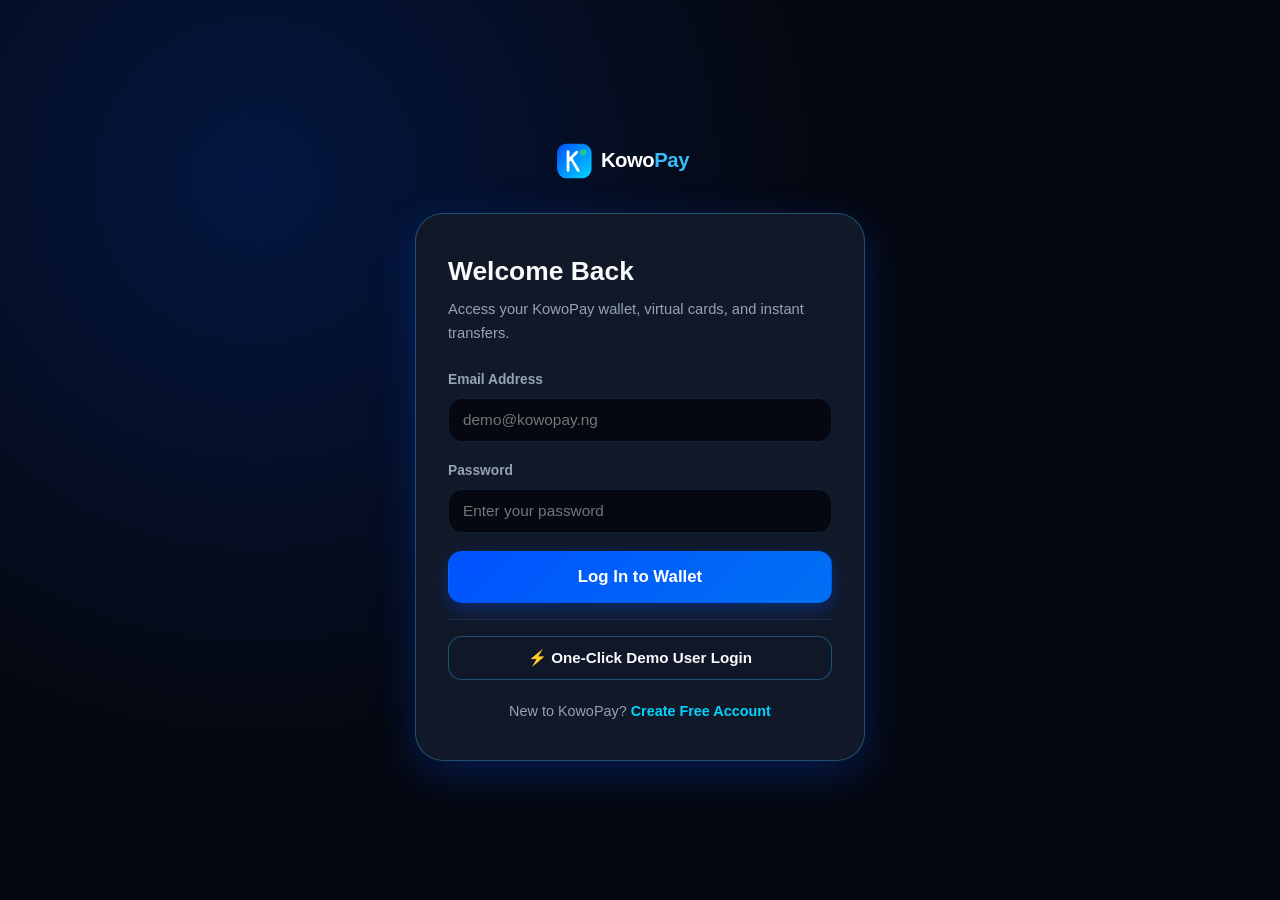
<file: login.html>
<!DOCTYPE html>
<html lang="en">
<head>
  <meta charset="UTF-8" />
  <meta name="viewport" content="width=device-width, initial-scale=1.0" />
  <title>Log In — KowoPay</title>
  <link rel="stylesheet" href="styles.css" />
</head>
<body>
  <div class="auth-page">
    <a href="index.html" style="margin-bottom:22px;">
      <img src="assets/kowopay-logo.svg" alt="KowoPay" height="44" />
    </a>

    <div class="auth-card">
      <h1>Welcome Back</h1>
      <p class="subtitle">Access your KowoPay wallet, virtual cards, and instant transfers.</p>

      <div id="authAlert" class="alert"></div>

      <form id="loginForm">
        <div class="form-group">
          <label for="email">Email Address</label>
          <input type="email" id="email" class="form-control" placeholder="demo@kowopay.ng" required />
        </div>

        <div class="form-group">
          <label for="password">Password</label>
          <input type="password" id="password" class="form-control" placeholder="Enter your password" required />
        </div>

        <button type="submit" class="btn btn-primary btn-block btn-lg">Log In to Wallet</button>
      </form>

      <div style="margin-top:16px;padding-top:16px;border-top:1px solid var(--border-subtle);">
        <button type="button" id="demoLoginBtn" class="btn btn-outline btn-block">
          ⚡ One-Click Demo User Login
        </button>
      </div>

      <p style="text-align:center;margin-top:20px;font-size:0.9rem;color:var(--text-secondary);">
        New to KowoPay? <a href="signup.html" style="color:var(--accent-cyan);font-weight:600;">Create Free Account</a>
      </p>
    </div>
  </div>

  <script src="config.js"></script>
  <script src="auth.js"></script>
</body>
</html>
</file>
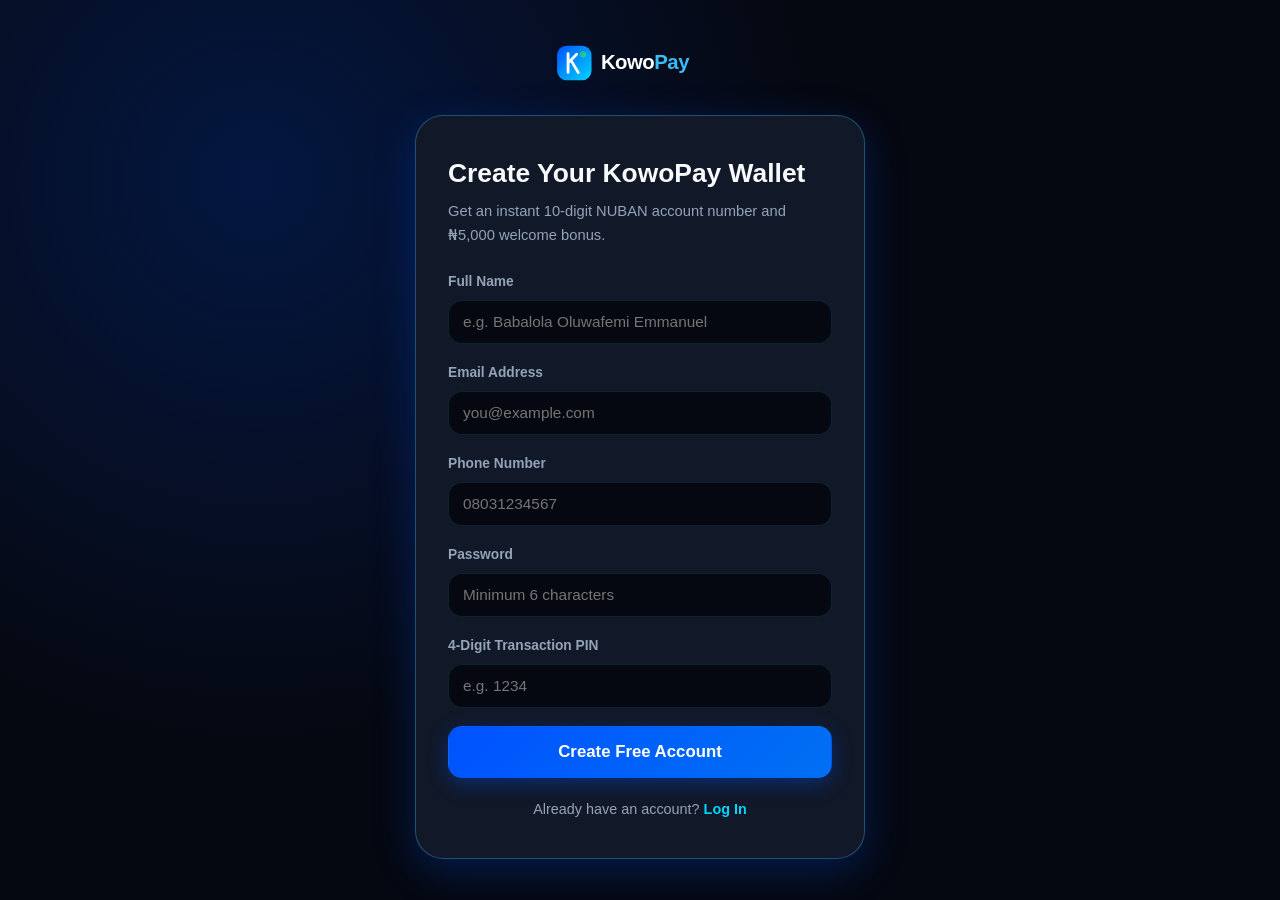
<file: signup.html>
<!DOCTYPE html>
<html lang="en">
<head>
  <meta charset="UTF-8" />
  <meta name="viewport" content="width=device-width, initial-scale=1.0" />
  <title>Create Account — KowoPay</title>
  <link rel="stylesheet" href="styles.css" />
</head>
<body>
  <div class="auth-page">
    <a href="index.html" style="margin-bottom:22px;">
      <img src="assets/kowopay-logo.svg" alt="KowoPay" height="44" />
    </a>

    <div class="auth-card">
      <h1>Create Your KowoPay Wallet</h1>
      <p class="subtitle">Get an instant 10-digit NUBAN account number and ₦5,000 welcome bonus.</p>

      <div id="authAlert" class="alert"></div>

      <form id="signupForm">
        <div class="form-group">
          <label for="fullName">Full Name</label>
          <input type="text" id="fullName" class="form-control" placeholder="e.g. Babalola Oluwafemi Emmanuel" required />
        </div>

        <div class="form-group">
          <label for="email">Email Address</label>
          <input type="email" id="email" class="form-control" placeholder="you@example.com" required />
        </div>

        <div class="form-group">
          <label for="phone">Phone Number</label>
          <input type="tel" id="phone" class="form-control" placeholder="08031234567" required />
        </div>

        <div class="form-group">
          <label for="password">Password</label>
          <input type="password" id="password" class="form-control" placeholder="Minimum 6 characters" minlength="6" required />
        </div>

        <div class="form-group">
          <label for="pin">4-Digit Transaction PIN</label>
          <input type="password" id="pin" class="form-control" placeholder="e.g. 1234" maxlength="4" pattern="\d{4}" required />
        </div>

        <button type="submit" class="btn btn-primary btn-block btn-lg">Create Free Account</button>
      </form>

      <p style="text-align:center;margin-top:20px;font-size:0.9rem;color:var(--text-secondary);">
        Already have an account? <a href="login.html" style="color:var(--accent-cyan);font-weight:600;">Log In</a>
      </p>
    </div>
  </div>

  <script src="config.js"></script>
  <script src="auth.js"></script>
</body>
</html>
</file>
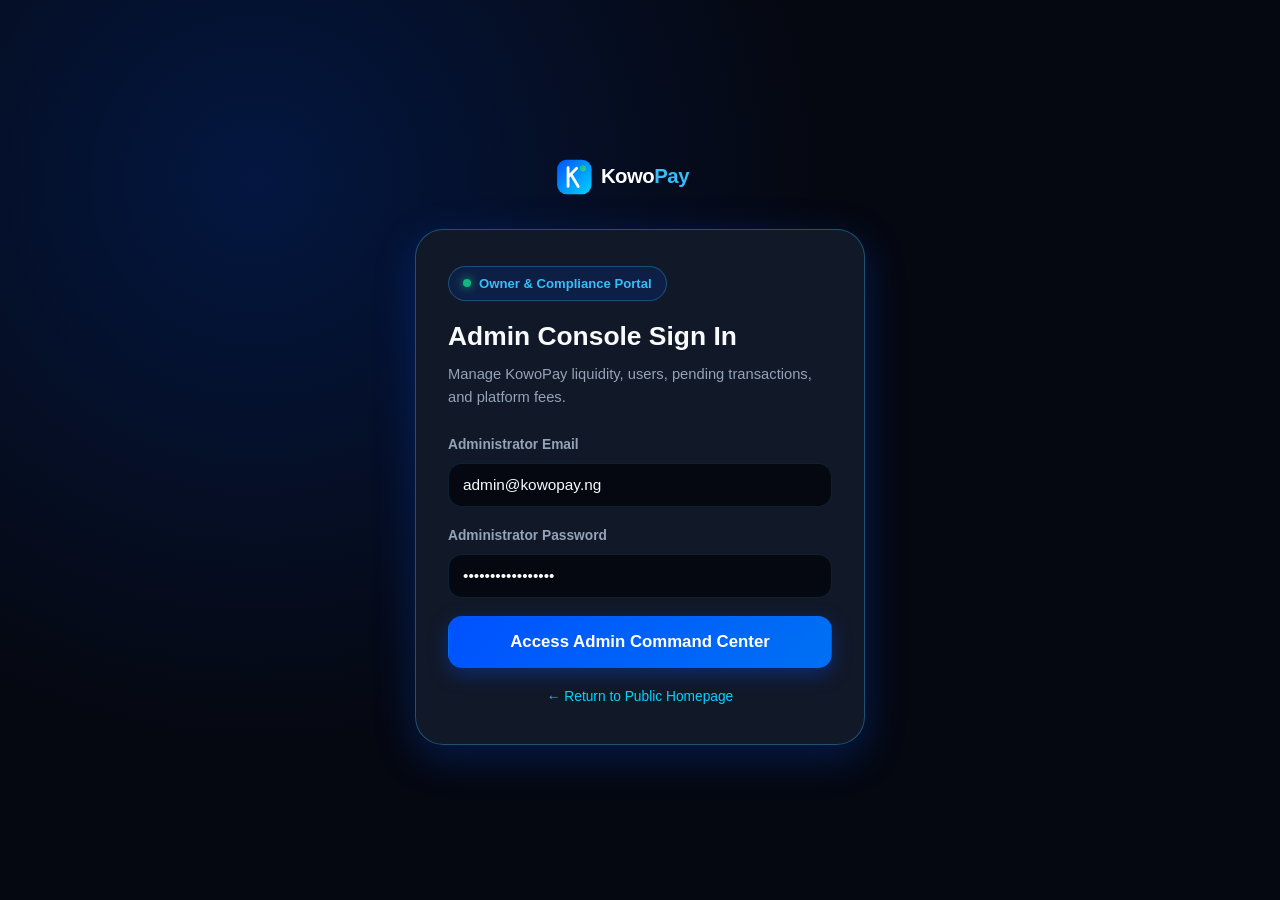
<file: owner-admin/login.html>
<!DOCTYPE html>
<html lang="en">
<head>
  <meta charset="UTF-8" />
  <meta name="viewport" content="width=device-width, initial-scale=1.0" />
  <title>Owner & Admin Login — KowoPay</title>
  <link rel="stylesheet" href="../styles.css" />
</head>
<body>
  <div class="auth-page">
    <a href="../index.html" style="margin-bottom:22px;">
      <img src="../assets/kowopay-logo.svg" alt="KowoPay" height="44" />
    </a>

    <div class="auth-card">
      <div class="hero-pill" style="margin-bottom:14px;">
        <span class="dot"></span>
        <span>Owner & Compliance Portal</span>
      </div>
      <h1>Admin Console Sign In</h1>
      <p class="subtitle">Manage KowoPay liquidity, users, pending transactions, and platform fees.</p>

      <div id="adminLoginAlert" class="alert"></div>

      <form id="adminLoginForm">
        <div class="form-group">
          <label for="adminEmail">Administrator Email</label>
          <input type="email" id="adminEmail" class="form-control" value="admin@kowopay.ng" required />
        </div>

        <div class="form-group">
          <label for="adminPassword">Administrator Password</label>
          <input type="password" id="adminPassword" class="form-control" value="Admin@KowoPay2026" required />
        </div>

        <button type="submit" class="btn btn-primary btn-block btn-lg">Access Admin Command Center</button>
      </form>

      <p style="text-align:center;margin-top:18px;font-size:0.86rem;color:var(--text-secondary);">
        <a href="../index.html" style="color:var(--accent-cyan);">← Return to Public Homepage</a>
      </p>
    </div>
  </div>

  <script src="../config.js"></script>
  <script>
    document.getElementById("adminLoginForm").addEventListener("submit", function (e) {
      e.preventDefault();
      const email = document.getElementById("adminEmail").value.trim().toLowerCase();
      const pass = document.getElementById("adminPassword").value;
      const cfg = window.KOWOPAY_CONFIG;
      const alertEl = document.getElementById("adminLoginAlert");

      if (email === cfg.adminDefaultEmail.toLowerCase() && pass === cfg.adminDefaultPassword) {
        localStorage.setItem(cfg.storageKeys.ADMIN_SESSION, "true");
        alertEl.textContent = "Authenticated! Loading Owner Admin Portal...";
        alertEl.className = "alert show alert-success";
        setTimeout(() => window.location.href = "index.html", 500);
      } else {
        alertEl.textContent = "Invalid administrator credentials.";
        alertEl.className = "alert show alert-error";
      }
    });
  </script>
</body>
</html>
</file>
<file: styles.css>
/* ==========================================================================
   KowoPay Fintech Design System — Black, Obsidian & Electric Blue Palette
   Crafted by Boge Expression
   ========================================================================== */
:root {
  --bg-obsidian: #050811;
  --bg-surface: #0b1120;
  --bg-card: #111827;
  --bg-card-hover: #162035;
  --border-subtle: rgba(56, 189, 248, 0.14);
  --border-strong: rgba(56, 189, 248, 0.35);

  --primary-blue: #0052FF;
  --primary-blue-hover: #1D6BFF;
  --accent-cyan: #00D4FF;
  --accent-sky: #38BDF8;

  --success: #10B981;
  --success-bg: rgba(16, 185, 129, 0.14);
  --warning: #F59E0B;
  --warning-bg: rgba(245, 158, 11, 0.14);
  --danger: #EF4444;
  --danger-bg: rgba(239, 68, 68, 0.14);

  --text-primary: #F8FAFC;
  --text-secondary: #94A3B8;
  --text-muted: #64748B;

  --radius-sm: 8px;
  --radius-md: 14px;
  --radius-lg: 20px;
  --radius-xl: 28px;
  --shadow-glow: 0 12px 40px rgba(0, 82, 255, 0.25);
  --transition: all 0.22s cubic-bezier(0.4, 0, 0.2, 1);
}

* {
  box-sizing: border-box;
  margin: 0;
  padding: 0;
}

html {
  scroll-behavior: smooth;
}

body {
  font-family: 'Inter', -apple-system, BlinkMacSystemFont, 'Segoe UI', Roboto, sans-serif;
  background-color: var(--bg-obsidian);
  color: var(--text-primary);
  line-height: 1.6;
  overflow-x: hidden;
  -webkit-font-smoothing: antialiased;
}

a {
  color: inherit;
  text-decoration: none;
}

button, input, select, textarea {
  font-family: inherit;
}

.container {
  width: 100%;
  max-width: 1220px;
  margin: 0 auto;
  padding: 0 24px;
}

/* ---------- Buttons ---------- */
.btn {
  display: inline-flex;
  align-items: center;
  justify-content: center;
  gap: 8px;
  padding: 12px 22px;
  border-radius: var(--radius-md);
  font-weight: 600;
  font-size: 0.95rem;
  border: 1px solid transparent;
  cursor: pointer;
  transition: var(--transition);
}

.btn-primary {
  background: linear-gradient(135deg, var(--primary-blue), #0070F3);
  color: #fff;
  box-shadow: 0 6px 20px rgba(0, 82, 255, 0.35);
}

.btn-primary:hover {
  transform: translateY(-2px);
  box-shadow: 0 10px 28px rgba(0, 82, 255, 0.5);
  background: linear-gradient(135deg, var(--primary-blue-hover), var(--accent-cyan));
}

.btn-outline {
  background: rgba(15, 23, 42, 0.7);
  border-color: var(--border-strong);
  color: var(--text-primary);
}

.btn-outline:hover {
  background: rgba(0, 82, 255, 0.14);
  border-color: var(--accent-cyan);
}

.btn-ghost {
  background: transparent;
  color: var(--text-secondary);
}

.btn-ghost:hover {
  color: var(--text-primary);
  background: rgba(255, 255, 255, 0.05);
}

.btn-danger {
  background: var(--danger-bg);
  border-color: rgba(239, 68, 68, 0.35);
  color: #FCA5A5;
}

.btn-danger:hover {
  background: var(--danger);
  color: #fff;
}

.btn-sm {
  padding: 8px 14px;
  font-size: 0.85rem;
  border-radius: var(--radius-sm);
}

.btn-lg {
  padding: 15px 30px;
  font-size: 1.05rem;
}

.btn-block {
  width: 100%;
}

/* ---------- Navigation ---------- */
.navbar {
  position: sticky;
  top: 0;
  z-index: 100;
  background: rgba(5, 8, 17, 0.85);
  backdrop-filter: blur(16px);
  border-bottom: 1px solid var(--border-subtle);
}

.nav-inner {
  display: flex;
  align-items: center;
  justify-content: space-between;
  height: 76px;
}

.nav-links {
  display: flex;
  align-items: center;
  gap: 30px;
}

.nav-links a {
  color: var(--text-secondary);
  font-size: 0.94rem;
  font-weight: 500;
  transition: var(--transition);
}

.nav-links a:hover {
  color: var(--accent-cyan);
}

.nav-actions {
  display: flex;
  align-items: center;
  gap: 12px;
}

.mobile-menu-btn {
  display: none;
  background: none;
  border: 1px solid var(--border-subtle);
  color: var(--text-primary);
  padding: 8px 12px;
  border-radius: var(--radius-sm);
  cursor: pointer;
}

/* ---------- Announcement Ribbon ---------- */
.top-ribbon {
  background: linear-gradient(90deg, rgba(0, 82, 255, 0.22), rgba(0, 212, 255, 0.18));
  border-bottom: 1px solid var(--border-subtle);
  padding: 9px 16px;
  text-align: center;
  font-size: 0.85rem;
  color: #BAE6FD;
}

.top-ribbon span.badge {
  background: var(--primary-blue);
  color: #fff;
  padding: 2px 8px;
  border-radius: 999px;
  font-weight: 700;
  font-size: 0.72rem;
  margin-right: 8px;
  text-transform: uppercase;
}

/* ---------- Hero Section ---------- */
.hero {
  position: relative;
  padding: 84px 0 96px;
  background:
    radial-gradient(circle at 18% 20%, rgba(0, 82, 255, 0.22), transparent 42%),
    radial-gradient(circle at 82% 15%, rgba(0, 212, 255, 0.14), transparent 38%);
}

.hero-grid {
  display: grid;
  grid-template-columns: 1.12fr 0.88fr;
  gap: 54px;
  align-items: center;
}

.hero-pill {
  display: inline-flex;
  align-items: center;
  gap: 8px;
  padding: 6px 14px;
  background: rgba(0, 82, 255, 0.14);
  border: 1px solid rgba(56, 189, 248, 0.3);
  border-radius: 999px;
  font-size: 0.82rem;
  font-weight: 600;
  color: var(--accent-sky);
  margin-bottom: 22px;
}

.hero-pill .dot {
  width: 8px;
  height: 8px;
  border-radius: 50%;
  background: var(--success);
  box-shadow: 0 0 10px var(--success);
}

.hero h1 {
  font-size: clamp(2.35rem, 4.4vw, 3.7rem);
  font-weight: 800;
  line-height: 1.12;
  letter-spacing: -0.03em;
  margin-bottom: 20px;
}

.hero h1 .gradient-text {
  background: linear-gradient(135deg, #FFFFFF 15%, #38BDF8 65%, #0052FF 100%);
  -webkit-background-clip: text;
  -webkit-text-fill-color: transparent;
}

.hero p.lead {
  font-size: 1.12rem;
  color: var(--text-secondary);
  max-width: 560px;
  margin-bottom: 32px;
}

.hero-cta-group {
  display: flex;
  flex-wrap: wrap;
  gap: 14px;
  margin-bottom: 38px;
}

.hero-trust-row {
  display: flex;
  flex-wrap: wrap;
  gap: 24px;
  padding-top: 24px;
  border-top: 1px solid var(--border-subtle);
}

.trust-item strong {
  display: block;
  font-size: 1.35rem;
  font-weight: 800;
  color: var(--text-primary);
}

.trust-item span {
  font-size: 0.82rem;
  color: var(--text-secondary);
}

/* Interactive Hero App Mockup Card */
.hero-mockup {
  background: linear-gradient(165deg, rgba(17, 24, 39, 0.95), rgba(7, 11, 24, 0.98));
  border: 1px solid var(--border-strong);
  border-radius: var(--radius-xl);
  padding: 26px;
  box-shadow: var(--shadow-glow);
  position: relative;
}

.mockup-header {
  display: flex;
  justify-content: space-between;
  align-items: center;
  margin-bottom: 20px;
}

.mockup-wallet-card {
  background: linear-gradient(135deg, #0052FF 0%, #022C7A 60%, #06122E 100%);
  border: 1px solid rgba(255, 255, 255, 0.18);
  border-radius: var(--radius-lg);
  padding: 22px;
  margin-bottom: 20px;
  position: relative;
  overflow: hidden;
}

.mockup-wallet-card::after {
  content: "";
  position: absolute;
  right: -30px;
  top: -30px;
  width: 130px;
  height: 130px;
  border-radius: 50%;
  background: rgba(0, 212, 255, 0.18);
}

.mockup-actions {
  display: grid;
  grid-template-columns: repeat(4, 1fr);
  gap: 10px;
  margin-bottom: 20px;
}

.mockup-action-pill {
  background: rgba(255, 255, 255, 0.04);
  border: 1px solid var(--border-subtle);
  border-radius: var(--radius-md);
  padding: 12px 6px;
  text-align: center;
  font-size: 0.78rem;
  font-weight: 600;
  color: var(--text-primary);
}

.mockup-tx-list {
  display: flex;
  flex-direction: column;
  gap: 10px;
}

.mockup-tx-item {
  display: flex;
  justify-content: space-between;
  align-items: center;
  background: rgba(255, 255, 255, 0.03);
  padding: 11px 14px;
  border-radius: var(--radius-md);
  font-size: 0.85rem;
}

/* ---------- Sections ---------- */
.section {
  padding: 88px 0;
}

.section-alt {
  background: var(--bg-surface);
  border-top: 1px solid var(--border-subtle);
  border-bottom: 1px solid var(--border-subtle);
}

.section-header {
  text-align: center;
  max-width: 680px;
  margin: 0 auto 54px;
}

.section-tag {
  display: inline-block;
  color: var(--accent-cyan);
  font-size: 0.8rem;
  font-weight: 700;
  letter-spacing: 0.08em;
  text-transform: uppercase;
  margin-bottom: 10px;
}

.section-header h2 {
  font-size: clamp(1.85rem, 3.2vw, 2.55rem);
  font-weight: 800;
  letter-spacing: -0.02em;
  margin-bottom: 14px;
}

.section-header p {
  color: var(--text-secondary);
  font-size: 1.03rem;
}

/* Features Grid */
.features-grid {
  display: grid;
  grid-template-columns: repeat(auto-fit, minmax(300px, 1fr));
  gap: 24px;
}

.feature-card {
  background: var(--bg-card);
  border: 1px solid var(--border-subtle);
  border-radius: var(--radius-lg);
  padding: 28px;
  transition: var(--transition);
}

.feature-card:hover {
  transform: translateY(-4px);
  border-color: var(--border-strong);
  background: var(--bg-card-hover);
}

.feature-icon {
  width: 48px;
  height: 48px;
  border-radius: 12px;
  background: rgba(0, 82, 255, 0.16);
  border: 1px solid rgba(56, 189, 248, 0.25);
  display: flex;
  align-items: center;
  justify-content: center;
  font-size: 1.35rem;
  margin-bottom: 18px;
  color: var(--accent-cyan);
}

.feature-card h3 {
  font-size: 1.18rem;
  margin-bottom: 10px;
}

.feature-card p {
  color: var(--text-secondary);
  font-size: 0.93rem;
}

/* Fee Calculator Widget */
.calc-box {
  background: var(--bg-card);
  border: 1px solid var(--border-strong);
  border-radius: var(--radius-xl);
  padding: 36px;
  display: grid;
  grid-template-columns: 1fr 1fr;
  gap: 36px;
  align-items: center;
}

/* Steps / How it works */
.steps-grid {
  display: grid;
  grid-template-columns: repeat(auto-fit, minmax(250px, 1fr));
  gap: 24px;
}

.step-card {
  background: var(--bg-card);
  border: 1px solid var(--border-subtle);
  border-radius: var(--radius-lg);
  padding: 26px;
}

.step-num {
  width: 36px;
  height: 36px;
  border-radius: 50%;
  background: var(--primary-blue);
  color: #fff;
  font-weight: 800;
  display: flex;
  align-items: center;
  justify-content: center;
  margin-bottom: 16px;
}

/* Security Banner */
.security-banner {
  background: linear-gradient(135deg, #091534 0%, #050811 100%);
  border: 1px solid var(--border-strong);
  border-radius: var(--radius-xl);
  padding: 48px;
  display: grid;
  grid-template-columns: 1.2fr 0.8fr;
  gap: 36px;
  align-items: center;
}

/* ---------- Auth Pages (Login / Signup) ---------- */
.auth-page {
  min-height: 100vh;
  display: flex;
  flex-direction: column;
  justify-content: center;
  align-items: center;
  padding: 32px 16px;
  background:
    radial-gradient(circle at 20% 20%, rgba(0, 82, 255, 0.2), transparent 45%),
    var(--bg-obsidian);
}

.auth-card {
  width: 100%;
  max-width: 450px;
  background: var(--bg-card);
  border: 1px solid var(--border-strong);
  border-radius: var(--radius-xl);
  padding: 36px 32px;
  box-shadow: var(--shadow-glow);
}

.auth-card h1 {
  font-size: 1.65rem;
  margin-bottom: 6px;
}

.auth-card .subtitle {
  color: var(--text-secondary);
  font-size: 0.92rem;
  margin-bottom: 24px;
}

.form-group {
  margin-bottom: 18px;
}

.form-group label {
  display: block;
  font-size: 0.86rem;
  font-weight: 600;
  color: var(--text-secondary);
  margin-bottom: 7px;
}

.form-control {
  width: 100%;
  padding: 12px 14px;
  background: var(--bg-obsidian);
  border: 1px solid var(--border-subtle);
  border-radius: var(--radius-md);
  color: var(--text-primary);
  font-size: 0.96rem;
  transition: var(--transition);
}

.form-control:focus {
  outline: none;
  border-color: var(--accent-cyan);
  box-shadow: 0 0 0 3px rgba(0, 212, 255, 0.14);
}

.alert {
  padding: 12px 14px;
  border-radius: var(--radius-md);
  font-size: 0.88rem;
  margin-bottom: 18px;
  display: none;
}

.alert.show {
  display: block;
}

.alert-error {
  background: var(--danger-bg);
  border: 1px solid rgba(239, 68, 68, 0.35);
  color: #FCA5A5;
}

.alert-success {
  background: var(--success-bg);
  border: 1px solid rgba(16, 185, 129, 0.35);
  color: #6EE7B7;
}

/* ---------- Dashboard & Admin Layout ---------- */
.app-shell {
  display: grid;
  grid-template-columns: 260px 1fr;
  min-height: 100vh;
}

.sidebar {
  background: var(--bg-surface);
  border-right: 1px solid var(--border-subtle);
  padding: 24px 18px;
  display: flex;
  flex-direction: column;
  justify-content: space-between;
}

.sidebar-nav {
  display: flex;
  flex-direction: column;
  gap: 6px;
  margin-top: 28px;
}

.sidebar-link {
  display: flex;
  align-items: center;
  gap: 12px;
  padding: 12px 14px;
  border-radius: var(--radius-md);
  color: var(--text-secondary);
  font-weight: 500;
  font-size: 0.93rem;
  cursor: pointer;
  border: none;
  background: transparent;
  text-align: left;
  width: 100%;
  transition: var(--transition);
}

.sidebar-link:hover, .sidebar-link.active {
  background: rgba(0, 82, 255, 0.16);
  color: #FFFFFF;
}

.sidebar-link.active {
  border-left: 3px solid var(--accent-cyan);
}

.main-workspace {
  padding: 28px 34px;
  background: var(--bg-obsidian);
  overflow-y: auto;
}

.topbar {
  display: flex;
  justify-content: space-between;
  align-items: center;
  margin-bottom: 28px;
  padding-bottom: 18px;
  border-bottom: 1px solid var(--border-subtle);
}

.stats-grid {
  display: grid;
  grid-template-columns: repeat(auto-fit, minmax(220px, 1fr));
  gap: 18px;
  margin-bottom: 28px;
}

.stat-card {
  background: var(--bg-card);
  border: 1px solid var(--border-subtle);
  border-radius: var(--radius-lg);
  padding: 22px;
}

.stat-card .label {
  font-size: 0.83rem;
  color: var(--text-secondary);
  margin-bottom: 6px;
}

.stat-card .value {
  font-size: 1.65rem;
  font-weight: 800;
}

.panel-card {
  background: var(--bg-card);
  border: 1px solid var(--border-subtle);
  border-radius: var(--radius-lg);
  padding: 24px;
  margin-bottom: 24px;
}

.panel-header {
  display: flex;
  justify-content: space-between;
  align-items: center;
  margin-bottom: 18px;
  flex-wrap: wrap;
  gap: 12px;
}

/* Quick Action Grid in User Dashboard */
.quick-grid {
  display: grid;
  grid-template-columns: repeat(auto-fit, minmax(150px, 1fr));
  gap: 14px;
  margin-bottom: 26px;
}

.quick-tile {
  background: var(--bg-card);
  border: 1px solid var(--border-subtle);
  border-radius: var(--radius-lg);
  padding: 18px;
  text-align: center;
  cursor: pointer;
  transition: var(--transition);
}

.quick-tile:hover {
  border-color: var(--accent-cyan);
  transform: translateY(-3px);
  background: var(--bg-card-hover);
}

/* Tables */
.table-wrap {
  width: 100%;
  overflow-x: auto;
}

table {
  width: 100%;
  border-collapse: collapse;
  font-size: 0.9rem;
}

th, td {
  padding: 13px 14px;
  text-align: left;
  border-bottom: 1px solid var(--border-subtle);
}

th {
  color: var(--text-secondary);
  font-weight: 600;
  font-size: 0.8rem;
  text-transform: uppercase;
  letter-spacing: 0.04em;
}

.status-badge {
  display: inline-block;
  padding: 4px 10px;
  border-radius: 999px;
  font-size: 0.76rem;
  font-weight: 700;
  text-transform: capitalize;
}

.status-completed, .status-active {
  background: var(--success-bg);
  color: #34D399;
}

.status-pending {
  background: var(--warning-bg);
  color: #FBBF24;
}

.status-suspended, .status-rejected, .status-failed {
  background: var(--danger-bg);
  color: #F87171;
}

/* Modal */
.modal-backdrop {
  position: fixed;
  inset: 0;
  background: rgba(2, 6, 23, 0.82);
  backdrop-filter: blur(6px);
  display: none;
  align-items: center;
  justify-content: center;
  padding: 16px;
  z-index: 999;
}

.modal-backdrop.open {
  display: flex;
}

.modal-box {
  background: var(--bg-card);
  border: 1px solid var(--border-strong);
  border-radius: var(--radius-xl);
  width: 100%;
  max-width: 480px;
  padding: 28px;
  box-shadow: var(--shadow-glow);
}

/* Footer */
.footer {
  background: #03050C;
  border-top: 1px solid var(--border-subtle);
  padding: 64px 0 32px;
  color: var(--text-secondary);
}

.footer-grid {
  display: grid;
  grid-template-columns: 1.5fr 1fr 1fr 1fr;
  gap: 36px;
  margin-bottom: 42px;
}

.footer h4 {
  color: var(--text-primary);
  margin-bottom: 14px;
  font-size: 0.95rem;
}

.footer ul {
  list-style: none;
  display: flex;
  flex-direction: column;
  gap: 9px;
  font-size: 0.9rem;
}

.footer ul a:hover {
  color: var(--accent-cyan);
}

.footer-bottom {
  border-top: 1px solid var(--border-subtle);
  padding-top: 22px;
  display: flex;
  justify-content: space-between;
  flex-wrap: wrap;
  gap: 12px;
  font-size: 0.84rem;
}

@media (max-width: 960px) {
  .hero-grid, .calc-box, .security-banner {
    grid-template-columns: 1fr;
  }
  .app-shell {
    grid-template-columns: 1fr;
  }
  .sidebar {
    border-right: none;
    border-bottom: 1px solid var(--border-subtle);
  }
  .footer-grid {
    grid-template-columns: 1fr 1fr;
  }
}

@media (max-width: 680px) {
  .nav-links, .nav-actions {
    display: none;
  }
  .nav-links.mobile-open {
    display: flex;
    flex-direction: column;
    position: absolute;
    top: 76px;
    left: 0;
    right: 0;
    background: var(--bg-surface);
    padding: 20px;
    border-bottom: 1px solid var(--border-subtle);
  }
  .mobile-menu-btn {
    display: inline-block;
  }
  .footer-grid {
    grid-template-columns: 1fr;
  }
}
</file>
